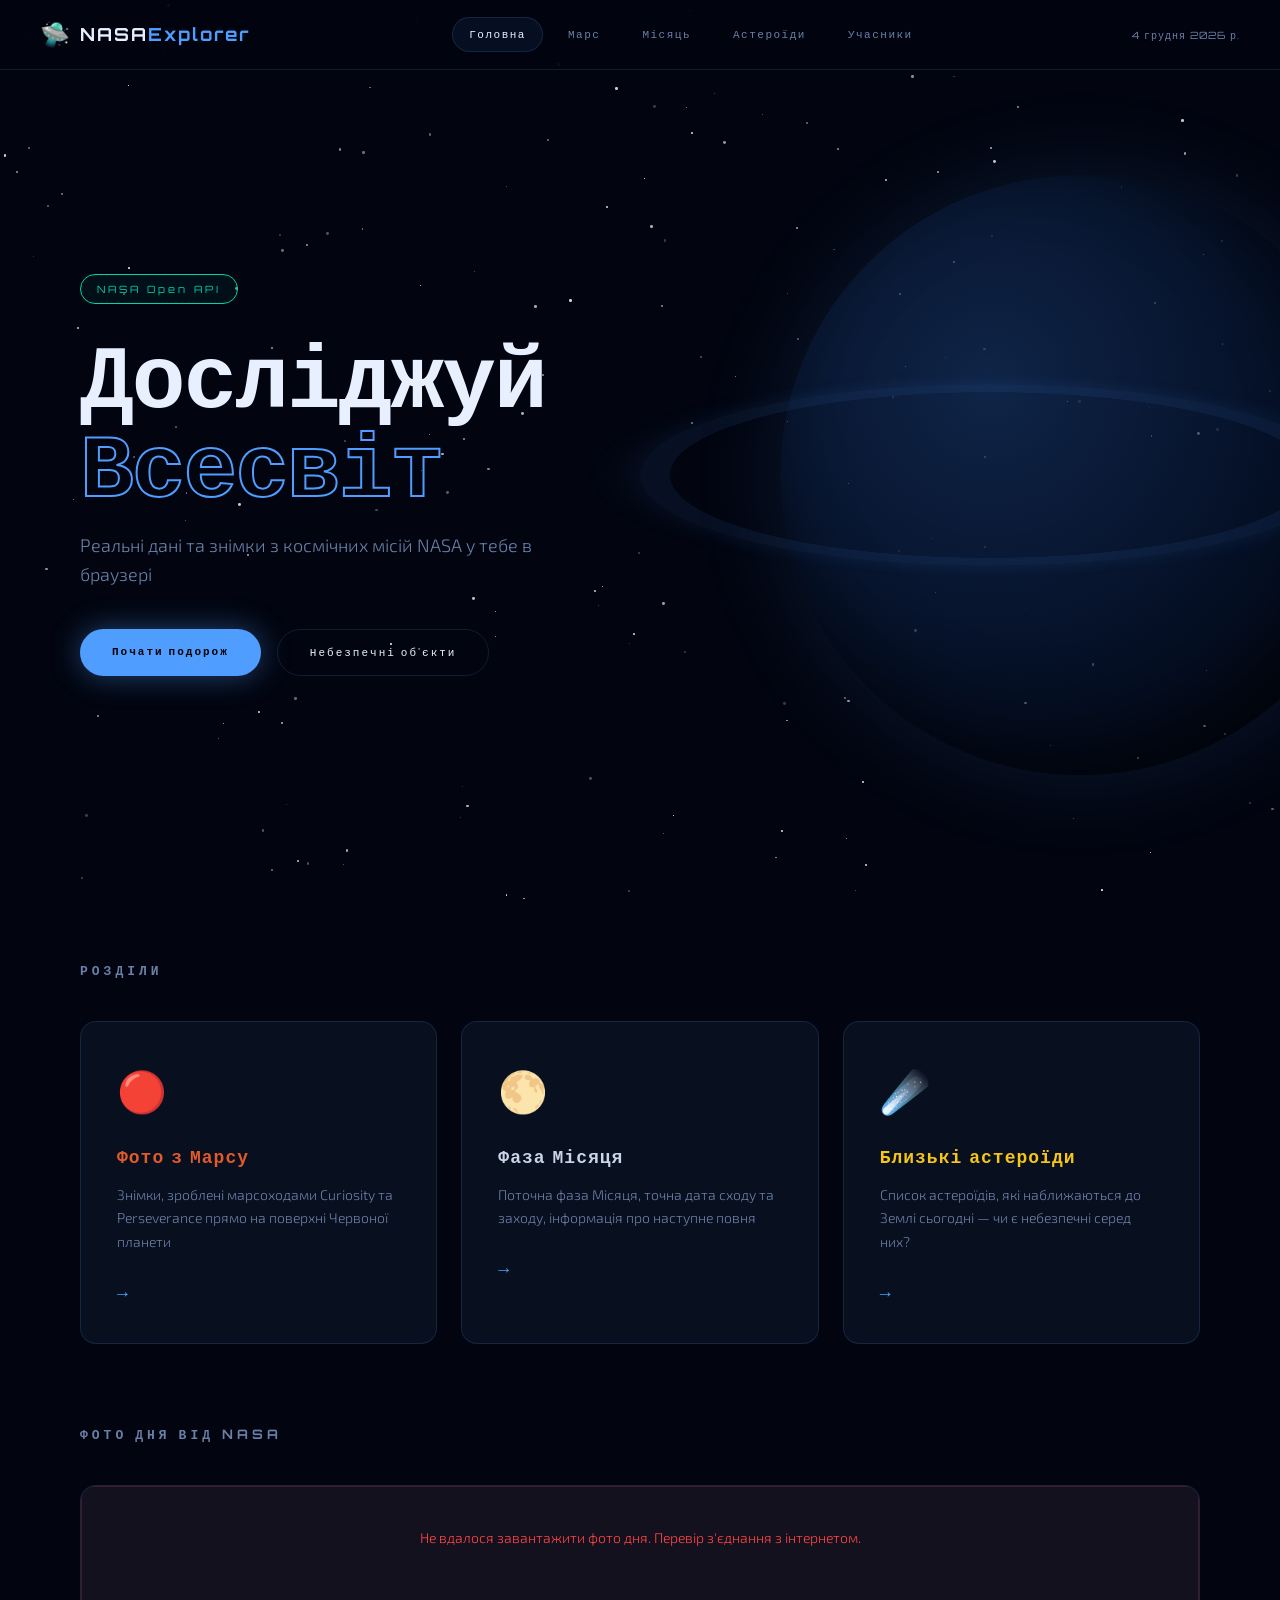
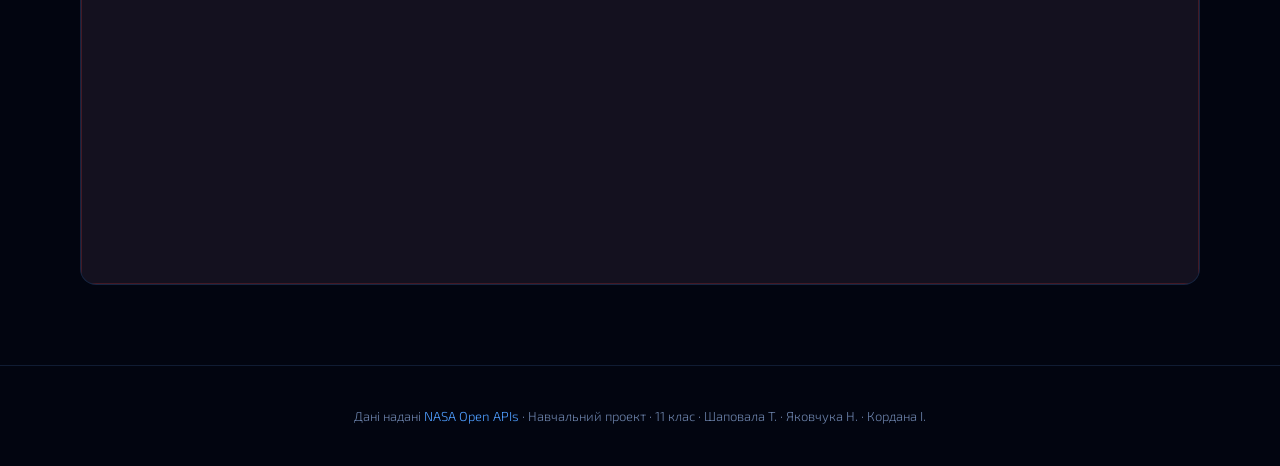
<file: index.html>
<!DOCTYPE html>
<html lang="uk">
<head>
  <meta charset="UTF-8" />
  <meta name="viewport" content="width=device-width, initial-scale=1.0" />
  <title>NASA Space Explorer</title>
  <link rel="stylesheet" href="style.css" />
  <link href="https://fonts.googleapis.com/css2?family=Orbitron:wght@400;700;900&family=Exo+2:wght@300;400;600&display=swap" rel="stylesheet" />
</head>
<body>

  <div id="stars-bg"></div>

  <header class="site-header">
    <div class="logo">
      <span class="logo-icon">🛸</span>
      <span class="logo-text">NASA<span class="logo-accent">Explorer</span></span>
    </div>
    <nav class="main-nav">
      <a href="index.html" class="nav-link active">Головна</a>
      <a href="mars.html" class="nav-link">Марс</a>
      <a href="moon.html" class="nav-link">Місяць</a>
      <a href="asteroids.html" class="nav-link">Астероїди</a>
      <a href="team.html" class="nav-link">Учасники</a>
    </nav>
    <div class="nav-date" id="nav-date"></div>
  </header>

  <section class="hero">
    <div class="hero-content">
      <div class="hero-badge">NASA Open API</div>
      <h1 class="hero-title">
        Досліджуй<br/>
        <span class="hero-title-accent">Всесвіт</span>
      </h1>
      <p class="hero-subtitle">
        Реальні дані та знімки з космічних місій NASA у тебе в браузері
      </p>
      <div class="hero-buttons">
        <a href="mars.html" class="btn btn-primary">Почати подорож</a>
        <a href="asteroids.html" class="btn btn-ghost">Небезпечні об'єкти</a>
      </div>
    </div>
    <div class="hero-planet"></div>
    <div class="hero-ring"></div>
  </section>

  <section class="cards-section">
    <h2 class="section-title">Розділи</h2>
    <div class="cards-grid">

      <a href="mars.html" class="card card-mars">
        <div class="card-glow"></div>
        <div class="card-icon">🔴</div>
        <h3 class="card-title">Фото з Марсу</h3>
        <p class="card-desc">Знімки, зроблені марсоходами Curiosity та Perseverance прямо на поверхні Червоної планети</p>
        <span class="card-arrow">→</span>
      </a>

      <a href="moon.html" class="card card-moon">
        <div class="card-glow"></div>
        <div class="card-icon">🌕</div>
        <h3 class="card-title">Фаза Місяця</h3>
        <p class="card-desc">Поточна фаза Місяця, точна дата сходу та заходу, інформація про наступне повня</p>
        <span class="card-arrow">→</span>
      </a>

      <a href="asteroids.html" class="card card-asteroid">
        <div class="card-glow"></div>
        <div class="card-icon">☄️</div>
        <h3 class="card-title">Близькі астероїди</h3>
        <p class="card-desc">Список астероїдів, які наближаються до Землі сьогодні — чи є небезпечні серед них?</p>
        <span class="card-arrow">→</span>
      </a>

    </div>
  </section>

  <section class="apod-section">
    <h2 class="section-title">Фото дня від NASA</h2>
    <div class="apod-container" id="apod-container">
      <div class="loader">Завантаження...</div>
    </div>
  </section>

  <footer class="site-footer">
    <p>Дані надані <a href="https://api.nasa.gov" target="_blank">NASA Open APIs</a> · Навчальний проект · 11 клас · Шаповала Т. · Яковчука Н. · Кордана І.</p>
  </footer>

  <script src="stars.js"></script>
  <script src="apod.js"></script>
  <script>
    document.getElementById("nav-date").textContent = new Date().toLocaleDateString("uk-UA", {
      day: "numeric", month: "long", year: "numeric"
    });
  </script>

</body>
</html>
</file>
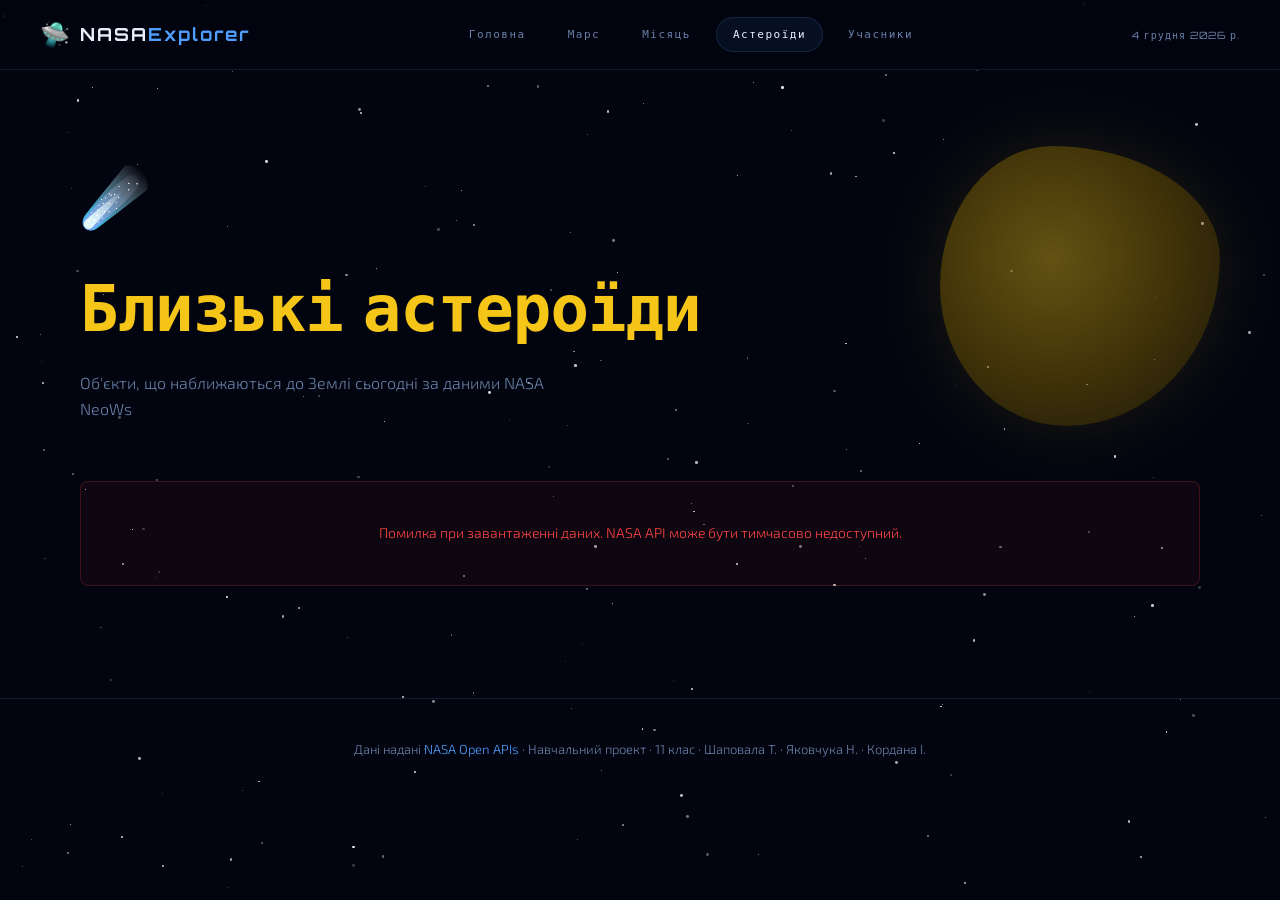
<file: asteroids.html>
<!DOCTYPE html>
<html lang="uk">
<head>
  <meta charset="UTF-8" />
  <meta name="viewport" content="width=device-width, initial-scale=1.0" />
  <title>Астероїди — NASA Space Explorer</title>
  <link rel="stylesheet" href="style.css" />
  <link href="https://fonts.googleapis.com/css2?family=Orbitron:wght@400;700;900&family=Exo+2:wght@300;400;600&display=swap" rel="stylesheet" />
</head>
<body>

  <div id="stars-bg"></div>

  <header class="site-header">
    <div class="logo">
      <a href="index.html" style="text-decoration:none;display:flex;align-items:center;gap:10px;">
        <span class="logo-icon">🛸</span>
        <span class="logo-text">NASA<span class="logo-accent">Explorer</span></span>
      </a>
    </div>
    <nav class="main-nav">
      <a href="index.html" class="nav-link">Головна</a>
      <a href="mars.html" class="nav-link">Марс</a>
      <a href="moon.html" class="nav-link">Місяць</a>
      <a href="asteroids.html" class="nav-link active">Астероїди</a>
      <a href="team.html" class="nav-link">Учасники</a>
    </nav>
    <div class="nav-date" id="nav-date"></div>
  </header>

  <section class="page-hero page-hero-asteroid">
    <div class="page-hero-content">
      <span class="page-hero-emoji">☄️</span>
      <h1 class="page-hero-title">Близькі астероїди</h1>
      <p class="page-hero-sub">Об'єкти, що наближаються до Землі сьогодні за даними NASA NeoWs</p>
    </div>
    <div class="page-hero-orb asteroid-orb"></div>
  </section>

  <section class="asteroid-section">
    <div class="asteroid-summary" id="asteroid-summary">
      <div class="loader">Завантаження даних NASA...</div>
    </div>

    <div class="danger-indicator" id="danger-indicator"></div>

    <div class="asteroid-list" id="asteroid-list"></div>
  </section>

  <footer class="site-footer">
    <p>Дані надані <a href="https://api.nasa.gov" target="_blank">NASA Open APIs</a> · Навчальний проект · 11 клас · Шаповала Т. · Яковчука Н. · Кордана І.</p>
  </footer>

  <script src="stars.js"></script>
  <script src="asteroids.js"></script>
  <script>
    document.getElementById("nav-date").textContent = new Date().toLocaleDateString("uk-UA", {
      day: "numeric", month: "long", year: "numeric"
    });
  </script>

</body>
</html>
</file>
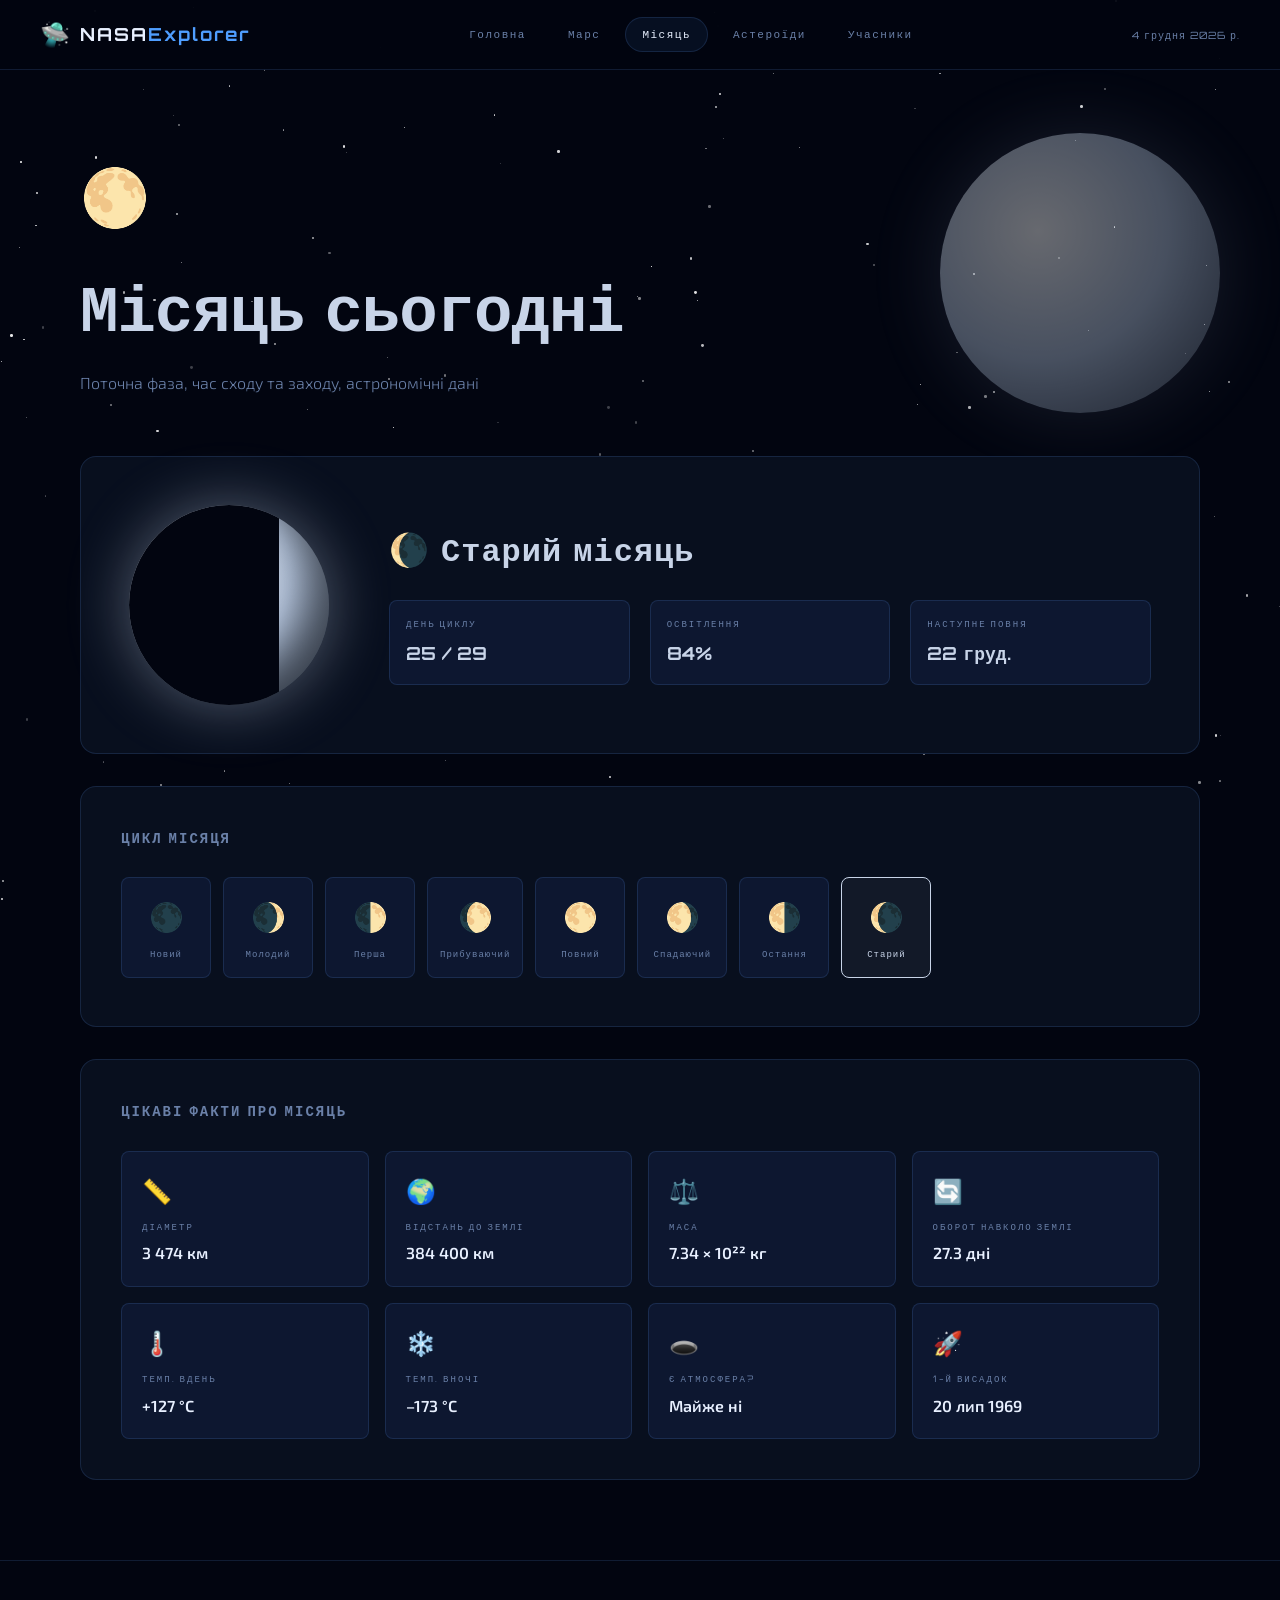
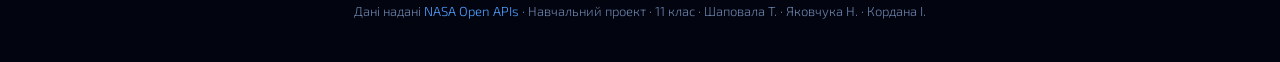
<file: moon.html>
<!DOCTYPE html>
<html lang="uk">
<head>
  <meta charset="UTF-8" />
  <meta name="viewport" content="width=device-width, initial-scale=1.0" />
  <title>Місяць — NASA Space Explorer</title>
  <link rel="stylesheet" href="style.css" />
  <link href="https://fonts.googleapis.com/css2?family=Orbitron:wght@400;700;900&family=Exo+2:wght@300;400;600&display=swap" rel="stylesheet" />
</head>
<body>

  <div id="stars-bg"></div>

  <header class="site-header">
    <div class="logo">
      <a href="index.html" style="text-decoration:none;display:flex;align-items:center;gap:10px;">
        <span class="logo-icon">🛸</span>
        <span class="logo-text">NASA<span class="logo-accent">Explorer</span></span>
      </a>
    </div>
    <nav class="main-nav">
      <a href="index.html" class="nav-link">Головна</a>
      <a href="mars.html" class="nav-link">Марс</a>
      <a href="moon.html" class="nav-link active">Місяць</a>
      <a href="asteroids.html" class="nav-link">Астероїди</a>
      <a href="team.html" class="nav-link">Учасники</a>
    </nav>
    <div class="nav-date" id="nav-date"></div>
  </header>

  <section class="page-hero page-hero-moon">
    <div class="page-hero-content">
      <span class="page-hero-emoji">🌕</span>
      <h1 class="page-hero-title">Місяць сьогодні</h1>
      <p class="page-hero-sub">Поточна фаза, час сходу та заходу, астрономічні дані</p>
    </div>
    <div class="page-hero-orb moon-orb"></div>
  </section>

  <section class="moon-section">
    <div class="moon-display">
      <div class="moon-visual" id="moon-visual">
        <div class="moon-circle" id="moon-circle"></div>
        <div class="moon-shadow" id="moon-shadow"></div>
      </div>
      <div class="moon-info">
        <div class="moon-phase-name" id="moon-phase-name">Завантаження...</div>
        <div class="moon-stats-grid" id="moon-stats-grid"></div>
      </div>
    </div>

    <div class="moon-calendar-box">
      <h3 class="box-title">Цикл Місяця</h3>
      <div class="phase-timeline" id="phase-timeline"></div>
    </div>

    <div class="moon-facts-box">
      <h3 class="box-title">Цікаві факти про Місяць</h3>
      <div class="facts-grid" id="facts-grid"></div>
    </div>
  </section>

  <footer class="site-footer">
    <p>Дані надані <a href="https://api.nasa.gov" target="_blank">NASA Open APIs</a> · Навчальний проект · 11 клас · Шаповала Т. · Яковчука Н. · Кордана І.</p>
  </footer>

  <script src="stars.js"></script>
  <script src="moon.js"></script>
  <script>
    document.getElementById("nav-date").textContent = new Date().toLocaleDateString("uk-UA", {
      day: "numeric", month: "long", year: "numeric"
    });
  </script>

</body>
</html>
</file>
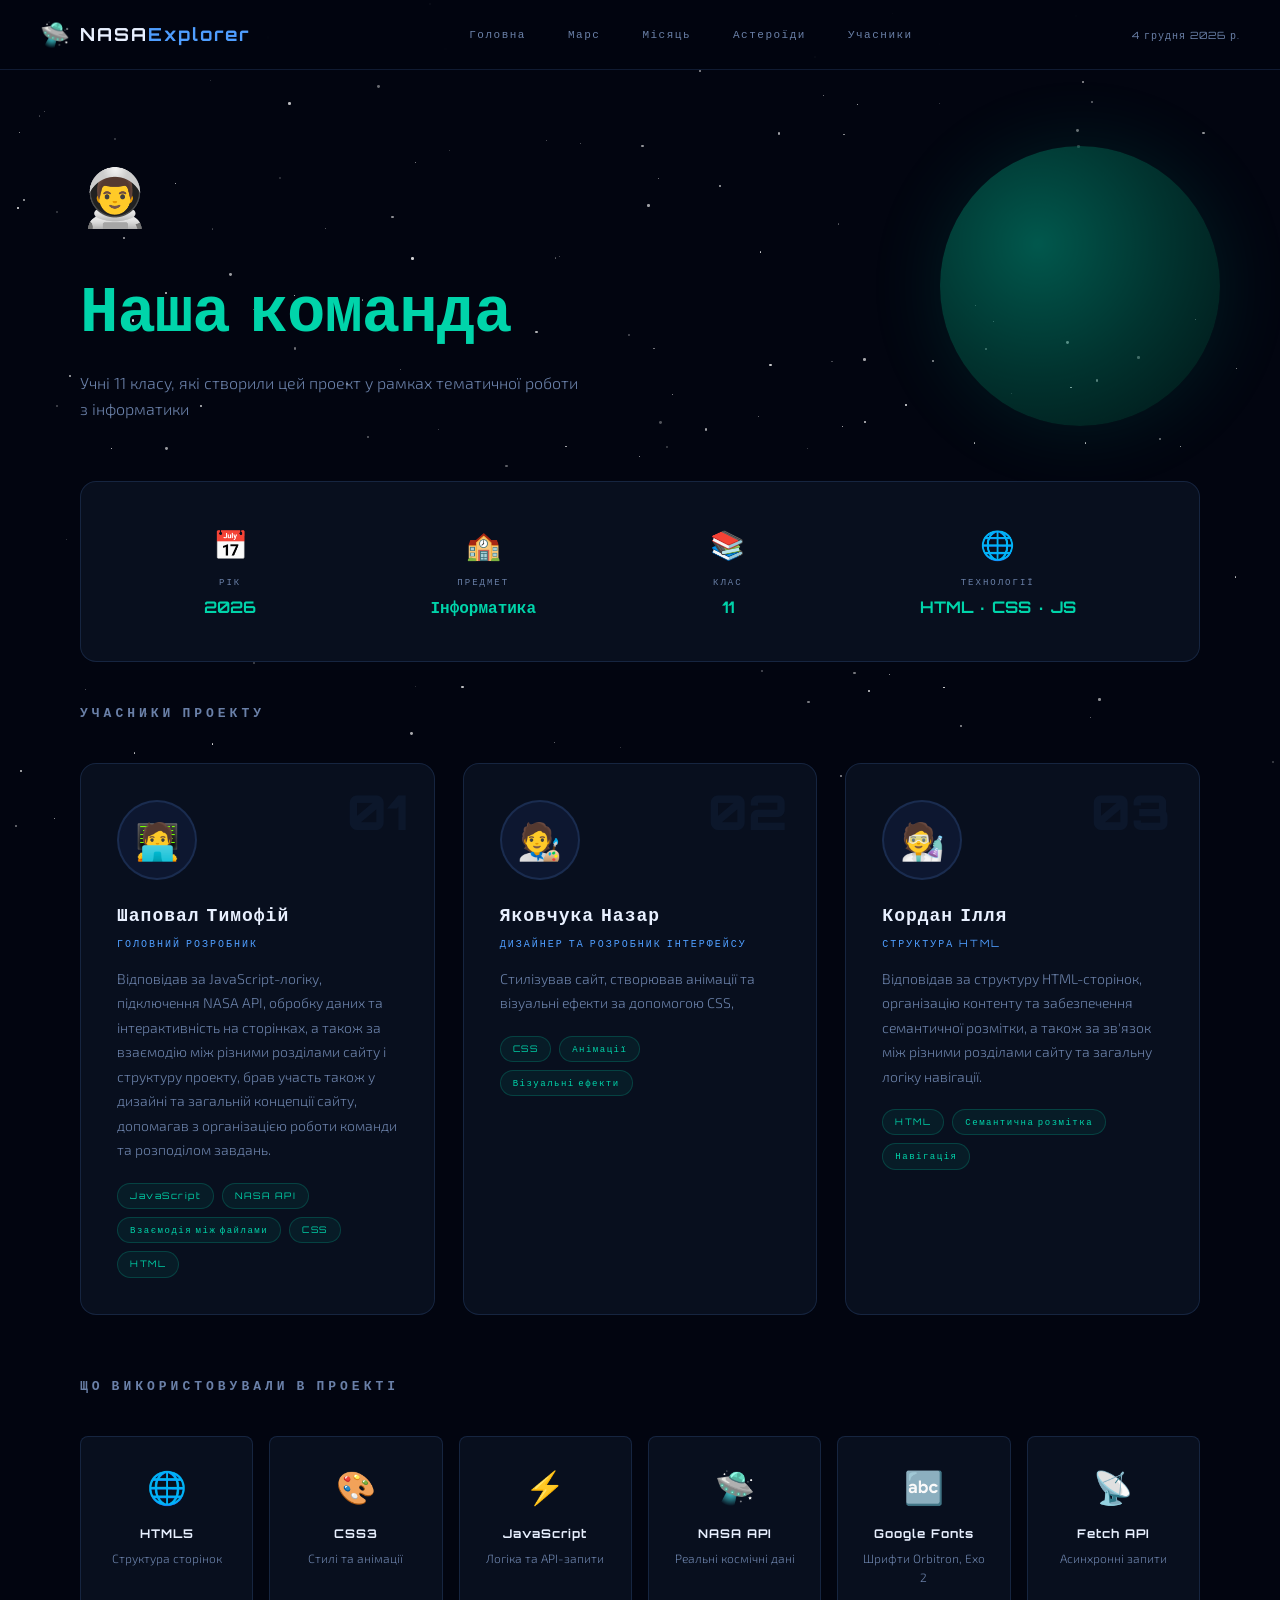
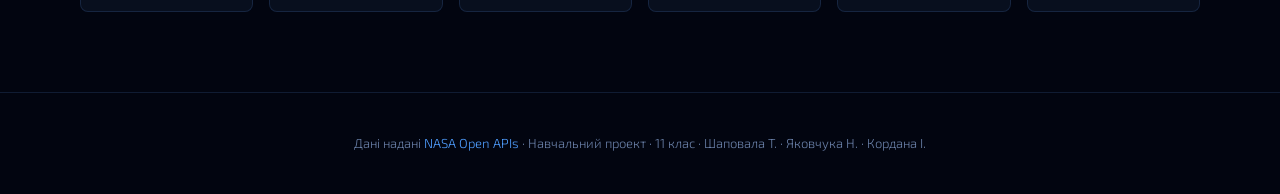
<file: team.html>
<!DOCTYPE html>
<html lang="uk">
<head>
  <meta charset="UTF-8" />
  <meta name="viewport" content="width=device-width, initial-scale=1.0" />
  <title>Команда — NASA Space Explorer</title>
  <link rel="stylesheet" href="style.css" />
  <link rel="stylesheet" href="team.css" />
  <link href="https://fonts.googleapis.com/css2?family=Orbitron:wght@400;700;900&family=Exo+2:wght@300;400;600&display=swap" rel="stylesheet" />
</head>
<body>

  <div id="stars-bg"></div>

  <header class="site-header">
    <div class="logo">
      <a href="index.html" style="text-decoration:none;display:flex;align-items:center;gap:10px;">
        <span class="logo-icon">🛸</span>
        <span class="logo-text">NASA<span class="logo-accent">Explorer</span></span>
      </a>
    </div>
    <nav class="main-nav">
      <a href="index.html" class="nav-link">Головна</a>
      <a href="mars.html" class="nav-link">Марс</a>
      <a href="moon.html" class="nav-link">Місяць</a>
      <a href="asteroids.html" class="nav-link">Астероїди</a>
      <a href="team.html" class="nav-link">Учасники</a>
    </nav>
    <div class="nav-date" id="nav-date"></div>
  </header>

  <section class="page-hero page-hero-team">
    <div class="page-hero-content">
      <span class="page-hero-emoji">👨‍🚀</span>
      <h1 class="page-hero-title">Наша команда</h1>
      <p class="page-hero-sub">Учні 11 класу, які створили цей проект у рамках тематичної роботи з інформатики</p>
    </div>
    <div class="page-hero-orb team-orb"></div>
  </section>

  <section class="project-info-section">
    <div class="project-info-box">
      <div class="project-info-item">
        <div class="project-info-icon">📅</div>
        <div class="project-info-label">Рік</div>
        <div class="project-info-value" id="current-year"></div>
      </div>
      <div class="project-info-item">
        <div class="project-info-icon">🏫</div>
        <div class="project-info-label">Предмет</div>
        <div class="project-info-value">Інформатика</div>
      </div>
      <div class="project-info-item">
        <div class="project-info-icon">📚</div>
        <div class="project-info-label">Клас</div>
        <div class="project-info-value">11</div>
      </div>
      <div class="project-info-item">
        <div class="project-info-icon">🌐</div>
        <div class="project-info-label">Технології</div>
        <div class="project-info-value">HTML · CSS · JS</div>
      </div>
    </div>
  </section>

  <section class="team-section">
    <h2 class="section-title">Учасники проекту</h2>

    <div class="team-grid">

      <!-- УЧАСНИК 1 — заповни сам -->
      <div class="team-card" style="animation-delay: 0s">
        <div class="team-card-number">01</div>
        <div class="team-avatar">
          <span class="team-avatar-emoji">🧑‍💻</span>
        </div>
        <div class="team-card-body">
          <h3 class="team-name">Шаповал Тимофій</h3>
          <div class="team-role">Головний розробник</div>
          <p class="team-desc">
            Відповідав за JavaScript-логіку, підключення
            NASA API, обробку даних та інтерактивність на сторінках, 
            а також за взаємодію між різними розділами сайту і структуру проекту, 
            брав участь також у дизайні та загальній концепції сайту, допомагав
            з організацією роботи команди та розподілом завдань.
          </p>
          <div class="team-tasks">
            <div class="team-task-tag">JavaScript</div>
            <div class="team-task-tag">NASA API</div>
            <div class="team-task-tag">Взаємодія між файлами</div>
            <div class="team-task-tag">CSS</div>
            <div class="team-task-tag">HTML</div>
          </div>
        </div>
      </div>

      <!-- УЧАСНИК 2 — заповни сам -->
      <div class="team-card" style="animation-delay: 0.15s">
        <div class="team-card-number">02</div>
        <div class="team-avatar">
          <span class="team-avatar-emoji">🧑‍🎨</span>
        </div>
        <div class="team-card-body">
          <h3 class="team-name">Яковчука Назар</h3>
          <div class="team-role">Дизайнер та розробник інтерфейсу</div>
          <p class="team-desc">
            Стилізував сайт,
            створював анімації та візуальні ефекти 
            за допомогою CSS,
          </p>
          <div class="team-tasks">
            <div class="team-task-tag">CSS</div>
            <div class="team-task-tag">Анімації</div>
            <div class="team-task-tag">Візуальні ефекти</div>
          </div>
        </div>
      </div>

      <!-- УЧАСНИК 3 — заповни сам -->
      <div class="team-card" style="animation-delay: 0.3s">
        <div class="team-card-number">03</div>
        <div class="team-avatar">
          <span class="team-avatar-emoji">🧑‍🔬</span>
        </div>
        <div class="team-card-body">
          <h3 class="team-name">Кордан Ілля</h3>
          <div class="team-role">Структура Html</div>
          <p class="team-desc">
            Відповідав за структуру HTML-сторінок, організацію контенту та забезпечення семантичної розмітки, 
            а також за зв'язок між різними розділами сайту та загальну логіку навігації.
          </p>
          <div class="team-tasks">
            <div class="team-task-tag">HTML</div>
            <div class="team-task-tag">Семантична розмітка</div>
            <div class="team-task-tag">Навігація</div>
          </div>
        </div>
      </div>

    </div>
  </section>

  <section class="used-tech-section">
    <h2 class="section-title">Що використовували в проекті</h2>
    <div class="tech-grid">
      <div class="tech-item">
        <div class="tech-icon">🌐</div>
        <div class="tech-name">HTML5</div>
        <div class="tech-desc">Структура сторінок</div>
      </div>
      <div class="tech-item">
        <div class="tech-icon">🎨</div>
        <div class="tech-name">CSS3</div>
        <div class="tech-desc">Стилі та анімації</div>
      </div>
      <div class="tech-item">
        <div class="tech-icon">⚡</div>
        <div class="tech-name">JavaScript</div>
        <div class="tech-desc">Логіка та API-запити</div>
      </div>
      <div class="tech-item">
        <div class="tech-icon">🛸</div>
        <div class="tech-name">NASA API</div>
        <div class="tech-desc">Реальні космічні дані</div>
      </div>
      <div class="tech-item">
        <div class="tech-icon">🔤</div>
        <div class="tech-name">Google Fonts</div>
        <div class="tech-desc">Шрифти Orbitron, Exo 2</div>
      </div>
      <div class="tech-item">
        <div class="tech-icon">📡</div>
        <div class="tech-name">Fetch API</div>
        <div class="tech-desc">Асинхронні запити</div>
      </div>
    </div>
  </section>

  <footer class="site-footer">
    <p>Дані надані <a href="https://api.nasa.gov" target="_blank">NASA Open APIs</a> · Навчальний проект · 11 клас · Шаповала Т. · Яковчука Н. · Кордана І.</p>
  </footer>

  <script src="stars.js"></script>
  <script>
    document.getElementById("nav-date").textContent = new Date().toLocaleDateString("uk-UA", {
      day: "numeric", month: "long", year: "numeric"
    });
    document.getElementById("current-year").textContent = new Date().getFullYear();
  </script>

</body>
</html>
</file>
<file: style.css>
:root {
  --bg: #020510;
  --surface: #080f1e;
  --surface2: #0d1730;
  --border: rgba(100, 160, 255, 0.15);
  --text: #e8f0ff;
  --text-muted: #6a80a8;
  --accent: #4f9eff;
  --accent2: #00d4aa;
  --mars: #e05a2b;
  --moon-color: #c8d4e8;
  --asteroid: #f5c518;
  --danger: #ff4444;
  --safe: #00d4aa;
  --font-display: 'Orbitron', monospace;
  --font-body: 'Exo 2', sans-serif;
  --radius: 16px;
  --radius-sm: 8px;
  --glow-blue: 0 0 30px rgba(79, 158, 255, 0.3);
  --glow-mars: 0 0 30px rgba(224, 90, 43, 0.3);
}

* {
  margin: 0;
  padding: 0;
  box-sizing: border-box;
}

body {
  background-color: var(--bg);
  color: var(--text);
  font-family: var(--font-body);
  font-weight: 300;
  line-height: 1.6;
  overflow-x: hidden;
}

#stars-bg {
  position: fixed;
  top: 0; left: 0;
  width: 100%; height: 100%;
  z-index: 0;
  pointer-events: none;
}

.star {
  position: absolute;
  background: white;
  border-radius: 50%;
  animation: twinkle var(--dur, 3s) infinite alternate;
  opacity: var(--op, 0.6);
}

@keyframes twinkle {
  from { opacity: var(--op, 0.6); transform: scale(1); }
  to   { opacity: 0.1; transform: scale(0.5); }
}

.site-header {
  position: sticky;
  top: 0;
  z-index: 100;
  display: flex;
  align-items: center;
  justify-content: space-between;
  padding: 0 40px;
  height: 70px;
  background: rgba(2, 5, 16, 0.85);
  backdrop-filter: blur(20px);
  border-bottom: 1px solid var(--border);
}

.logo {
  display: flex;
  align-items: center;
  gap: 10px;
  text-decoration: none;
}

.logo-icon {
  font-size: 24px;
  animation: float 4s ease-in-out infinite;
}

@keyframes float {
  0%, 100% { transform: translateY(0); }
  50% { transform: translateY(-5px); }
}

.logo-text {
  font-family: var(--font-display);
  font-size: 18px;
  font-weight: 700;
  color: var(--text);
  letter-spacing: 2px;
}

.logo-accent {
  color: var(--accent);
}

.main-nav {
  display: flex;
  gap: 8px;
}

.nav-link {
  font-family: var(--font-display);
  font-size: 11px;
  font-weight: 400;
  letter-spacing: 1.5px;
  color: var(--text-muted);
  text-decoration: none;
  padding: 8px 16px;
  border-radius: 30px;
  transition: all 0.3s ease;
  border: 1px solid transparent;
}

.nav-link:hover, .nav-link.active {
  color: var(--text);
  border-color: var(--border);
  background: rgba(79, 158, 255, 0.08);
}

.nav-date {
  font-family: var(--font-display);
  font-size: 10px;
  color: var(--text-muted);
  letter-spacing: 1px;
}

.hero {
  position: relative;
  z-index: 1;
  min-height: 90vh;
  display: flex;
  align-items: center;
  padding: 80px 80px;
  overflow: hidden;
}

.hero-content {
  max-width: 600px;
  animation: fadeInUp 1s ease both;
}

@keyframes fadeInUp {
  from { opacity: 0; transform: translateY(40px); }
  to   { opacity: 1; transform: translateY(0); }
}

.hero-badge {
  display: inline-block;
  font-family: var(--font-display);
  font-size: 10px;
  letter-spacing: 3px;
  color: var(--accent2);
  border: 1px solid var(--accent2);
  padding: 6px 16px;
  border-radius: 30px;
  margin-bottom: 24px;
  background: rgba(0, 212, 170, 0.05);
}

.hero-title {
  font-family: var(--font-display);
  font-size: clamp(48px, 7vw, 96px);
  font-weight: 900;
  line-height: 1;
  letter-spacing: -2px;
  color: var(--text);
  margin-bottom: 24px;
}

.hero-title-accent {
  color: transparent;
  -webkit-text-stroke: 2px var(--accent);
  text-stroke: 2px var(--accent);
}

.hero-subtitle {
  font-size: 18px;
  color: var(--text-muted);
  margin-bottom: 40px;
  max-width: 460px;
}

.hero-buttons {
  display: flex;
  gap: 16px;
  flex-wrap: wrap;
}

.btn {
  font-family: var(--font-display);
  font-size: 11px;
  letter-spacing: 2px;
  padding: 14px 32px;
  border-radius: 30px;
  border: none;
  cursor: pointer;
  text-decoration: none;
  transition: all 0.3s ease;
  display: inline-block;
}

.btn-primary {
  background: var(--accent);
  color: #000;
  font-weight: 700;
  box-shadow: 0 0 30px rgba(79, 158, 255, 0.4);
}

.btn-primary:hover {
  background: #78b8ff;
  box-shadow: 0 0 50px rgba(79, 158, 255, 0.7);
  transform: translateY(-2px);
}

.btn-ghost {
  background: transparent;
  color: var(--text);
  border: 1px solid var(--border);
}

.btn-ghost:hover {
  border-color: var(--accent);
  color: var(--accent);
  background: rgba(79, 158, 255, 0.05);
}

.hero-planet {
  position: absolute;
  right: -100px;
  top: 50%;
  transform: translateY(-50%);
  width: 600px;
  height: 600px;
  border-radius: 50%;
  background: radial-gradient(circle at 35% 35%, #1a3a6e, #0a1a3a, #020510);
  box-shadow: 0 0 100px rgba(79, 158, 255, 0.2), inset -30px -30px 80px rgba(0,0,0,0.8);
  animation: rotatePlanet 60s linear infinite;
  opacity: 0.6;
}

.hero-ring {
  position: absolute;
  right: -60px;
  top: 50%;
  transform: translateY(-50%) rotateX(75deg);
  width: 700px;
  height: 700px;
  border-radius: 50%;
  border: 30px solid rgba(79, 158, 255, 0.08);
  box-shadow: 0 0 60px rgba(79, 158, 255, 0.1);
  animation: rotatePlanet 80s linear infinite reverse;
}

@keyframes rotatePlanet {
  from { transform: translateY(-50%) rotate(0deg); }
  to   { transform: translateY(-50%) rotate(360deg); }
}

.cards-section {
  position: relative;
  z-index: 1;
  padding: 80px;
}

.section-title {
  font-family: var(--font-display);
  font-size: 13px;
  letter-spacing: 4px;
  color: var(--text-muted);
  text-transform: uppercase;
  margin-bottom: 40px;
}

.cards-grid {
  display: grid;
  grid-template-columns: repeat(auto-fit, minmax(300px, 1fr));
  gap: 24px;
}

.card {
  position: relative;
  background: var(--surface);
  border: 1px solid var(--border);
  border-radius: var(--radius);
  padding: 36px;
  text-decoration: none;
  color: var(--text);
  overflow: hidden;
  transition: all 0.4s ease;
  display: block;
}

.card:hover {
  transform: translateY(-6px);
  border-color: rgba(100, 160, 255, 0.4);
}

.card-glow {
  position: absolute;
  top: -50%;
  right: -50%;
  width: 200%;
  height: 200%;
  border-radius: 50%;
  opacity: 0;
  transition: opacity 0.4s ease;
  pointer-events: none;
}

.card-mars .card-glow {
  background: radial-gradient(circle, rgba(224, 90, 43, 0.12), transparent 70%);
}

.card-moon .card-glow {
  background: radial-gradient(circle, rgba(200, 212, 232, 0.1), transparent 70%);
}

.card-asteroid .card-glow {
  background: radial-gradient(circle, rgba(245, 197, 24, 0.1), transparent 70%);
}

.card:hover .card-glow {
  opacity: 1;
}

.card-icon {
  font-size: 40px;
  margin-bottom: 20px;
  display: block;
}

.card-title {
  font-family: var(--font-display);
  font-size: 18px;
  font-weight: 700;
  margin-bottom: 12px;
  letter-spacing: 1px;
}

.card-mars .card-title { color: var(--mars); }
.card-moon .card-title { color: var(--moon-color); }
.card-asteroid .card-title { color: var(--asteroid); }

.card-desc {
  font-size: 14px;
  color: var(--text-muted);
  line-height: 1.7;
  margin-bottom: 24px;
}

.card-arrow {
  font-family: var(--font-display);
  font-size: 18px;
  color: var(--accent);
  transition: transform 0.3s ease;
  display: inline-block;
}

.card:hover .card-arrow {
  transform: translateX(8px);
}

.apod-section {
  position: relative;
  z-index: 1;
  padding: 0 80px 80px;
}

.apod-container {
  background: var(--surface);
  border: 1px solid var(--border);
  border-radius: var(--radius);
  overflow: hidden;
  display: grid;
  grid-template-columns: 1fr 1fr;
  min-height: 400px;
}

.apod-image-wrap {
  overflow: hidden;
  max-height: 500px;
}

.apod-image-wrap img {
  width: 100%;
  height: 100%;
  object-fit: cover;
  transition: transform 0.6s ease;
}

.apod-image-wrap:hover img {
  transform: scale(1.05);
}

.apod-info {
  padding: 48px;
  display: flex;
  flex-direction: column;
  justify-content: center;
}

.apod-label {
  font-family: var(--font-display);
  font-size: 10px;
  letter-spacing: 3px;
  color: var(--accent2);
  margin-bottom: 16px;
}

.apod-title {
  font-family: var(--font-display);
  font-size: 22px;
  font-weight: 700;
  margin-bottom: 16px;
  line-height: 1.3;
}

.apod-date {
  font-size: 12px;
  color: var(--text-muted);
  margin-bottom: 16px;
}

.apod-text {
  font-size: 14px;
  color: var(--text-muted);
  line-height: 1.8;
  display: -webkit-box;
  -webkit-line-clamp: 6;
  -webkit-box-orient: vertical;
  overflow: hidden;
}

.page-hero {
  position: relative;
  z-index: 1;
  padding: 80px 80px 60px;
  overflow: hidden;
  display: flex;
  align-items: center;
  justify-content: space-between;
  min-height: 280px;
}

.page-hero-content {
  animation: fadeInUp 0.8s ease both;
}

.page-hero-emoji {
  font-size: 56px;
  display: block;
  margin-bottom: 16px;
}

.page-hero-title {
  font-family: var(--font-display);
  font-size: clamp(32px, 5vw, 64px);
  font-weight: 900;
  letter-spacing: -1px;
  margin-bottom: 12px;
}

.page-hero-mars .page-hero-title { color: var(--mars); }
.page-hero-moon .page-hero-title { color: var(--moon-color); }
.page-hero-asteroid .page-hero-title { color: var(--asteroid); }

.page-hero-sub {
  font-size: 16px;
  color: var(--text-muted);
  max-width: 500px;
}

.page-hero-orb {
  position: absolute;
  right: 60px;
  width: 280px;
  height: 280px;
  border-radius: 50%;
  opacity: 0.4;
  animation: pulse 6s ease-in-out infinite;
}

@keyframes pulse {
  0%, 100% { transform: scale(1); opacity: 0.4; }
  50% { transform: scale(1.05); opacity: 0.5; }
}

.mars-orb {
  background: radial-gradient(circle at 35% 35%, #ff6b35, #c0401a, #4a1800);
  box-shadow: 0 0 80px rgba(224, 90, 43, 0.4);
}

.moon-orb {
  background: radial-gradient(circle at 35% 35%, #ffffff, #b0c0d8, #404a5a);
  box-shadow: 0 0 80px rgba(200, 212, 232, 0.3);
}

.asteroid-orb {
  background: radial-gradient(circle at 40% 40%, #f5c518, #a07a00, #3a2a00);
  box-shadow: 0 0 80px rgba(245, 197, 24, 0.3);
  border-radius: 40% 60% 55% 45% / 50% 40% 60% 50%;
}

.controls-section {
  position: relative;
  z-index: 1;
  padding: 0 80px 40px;
}

.controls-box {
  background: var(--surface);
  border: 1px solid var(--border);
  border-radius: var(--radius);
  padding: 32px;
  display: flex;
  align-items: flex-end;
  gap: 24px;
  flex-wrap: wrap;
}

.control-group {
  display: flex;
  flex-direction: column;
  gap: 8px;
}

.control-label {
  font-family: var(--font-display);
  font-size: 10px;
  letter-spacing: 2px;
  color: var(--text-muted);
  text-transform: uppercase;
}

.control-select, .control-input {
  background: var(--bg);
  border: 1px solid var(--border);
  border-radius: var(--radius-sm);
  color: var(--text);
  font-family: var(--font-body);
  font-size: 14px;
  padding: 10px 16px;
  min-width: 200px;
  transition: border-color 0.3s;
  appearance: none;
  -webkit-appearance: none;
}

.control-select:focus, .control-input:focus {
  outline: none;
  border-color: var(--accent);
}

.gallery-section {
  position: relative;
  z-index: 1;
  padding: 0 80px 80px;
}

.gallery-stats {
  font-family: var(--font-display);
  font-size: 11px;
  letter-spacing: 2px;
  color: var(--text-muted);
  margin-bottom: 24px;
}

.gallery-grid {
  display: grid;
  grid-template-columns: repeat(auto-fill, minmax(260px, 1fr));
  gap: 16px;
}

.gallery-item {
  position: relative;
  border-radius: var(--radius-sm);
  overflow: hidden;
  border: 1px solid var(--border);
  cursor: pointer;
  aspect-ratio: 4/3;
  transition: all 0.3s ease;
}

.gallery-item:hover {
  transform: scale(1.02);
  border-color: rgba(224, 90, 43, 0.5);
  box-shadow: 0 0 30px rgba(224, 90, 43, 0.2);
}

.gallery-item img {
  width: 100%;
  height: 100%;
  object-fit: cover;
  display: block;
}

.gallery-item-overlay {
  position: absolute;
  bottom: 0;
  left: 0; right: 0;
  background: linear-gradient(transparent, rgba(0,0,0,0.8));
  padding: 20px 12px 12px;
  opacity: 0;
  transition: opacity 0.3s ease;
}

.gallery-item:hover .gallery-item-overlay {
  opacity: 1;
}

.gallery-item-camera {
  font-size: 11px;
  color: var(--mars);
  font-family: var(--font-display);
  letter-spacing: 1px;
}

.lightbox {
  position: fixed;
  inset: 0;
  z-index: 999;
  display: flex;
  align-items: center;
  justify-content: center;
}

.lightbox.hidden {
  display: none;
}

.lightbox-overlay {
  position: absolute;
  inset: 0;
  background: rgba(0,0,0,0.92);
  backdrop-filter: blur(10px);
}

.lightbox-content {
  position: relative;
  z-index: 1;
  max-width: 90vw;
  max-height: 90vh;
  border-radius: var(--radius);
  overflow: hidden;
  border: 1px solid var(--border);
  background: var(--surface);
}

.lightbox-close {
  position: absolute;
  top: 16px;
  right: 16px;
  background: rgba(0,0,0,0.7);
  border: 1px solid var(--border);
  color: var(--text);
  width: 36px;
  height: 36px;
  border-radius: 50%;
  cursor: pointer;
  font-size: 14px;
  z-index: 2;
  transition: background 0.2s;
}

.lightbox-close:hover {
  background: rgba(255,255,255,0.1);
}

#lightbox-img {
  max-width: 80vw;
  max-height: 70vh;
  object-fit: contain;
  display: block;
}

.lightbox-info {
  padding: 16px 20px;
  font-size: 13px;
  color: var(--text-muted);
  font-family: var(--font-display);
  letter-spacing: 1px;
}

.moon-section {
  position: relative;
  z-index: 1;
  padding: 0 80px 80px;
  display: grid;
  gap: 32px;
}

.moon-display {
  background: var(--surface);
  border: 1px solid var(--border);
  border-radius: var(--radius);
  padding: 48px;
  display: grid;
  grid-template-columns: auto 1fr;
  gap: 60px;
  align-items: center;
}

.moon-visual {
  position: relative;
  width: 200px;
  height: 200px;
}

.moon-circle {
  width: 200px;
  height: 200px;
  border-radius: 50%;
  background: radial-gradient(circle at 35% 35%, #ffffff, #b0c0d8, #50607a);
  box-shadow: 0 0 60px rgba(200, 212, 232, 0.4), inset -20px -20px 40px rgba(0,0,0,0.5);
}

.moon-shadow {
  position: absolute;
  top: 0; left: 0;
  width: 200px;
  height: 200px;
  border-radius: 50%;
  background: rgba(2, 5, 16, 0.0);
  transition: all 0.5s ease;
}

.moon-phase-name {
  font-family: var(--font-display);
  font-size: 32px;
  font-weight: 700;
  color: var(--moon-color);
  margin-bottom: 24px;
  letter-spacing: 1px;
}

.moon-stats-grid {
  display: grid;
  grid-template-columns: repeat(3, 1fr);
  gap: 20px;
}

.moon-stat {
  background: var(--surface2);
  border: 1px solid var(--border);
  border-radius: var(--radius-sm);
  padding: 16px;
}

.moon-stat-label {
  font-family: var(--font-display);
  font-size: 9px;
  letter-spacing: 2px;
  color: var(--text-muted);
  margin-bottom: 8px;
  text-transform: uppercase;
}

.moon-stat-value {
  font-family: var(--font-display);
  font-size: 18px;
  font-weight: 700;
  color: var(--moon-color);
}

.moon-calendar-box, .moon-facts-box {
  background: var(--surface);
  border: 1px solid var(--border);
  border-radius: var(--radius);
  padding: 40px;
}

.box-title {
  font-family: var(--font-display);
  font-size: 14px;
  letter-spacing: 2px;
  color: var(--text-muted);
  text-transform: uppercase;
  margin-bottom: 28px;
}

.phase-timeline {
  display: flex;
  gap: 12px;
  overflow-x: auto;
  padding-bottom: 8px;
}

.phase-item {
  flex-shrink: 0;
  text-align: center;
  padding: 16px 12px;
  background: var(--surface2);
  border: 1px solid var(--border);
  border-radius: var(--radius-sm);
  min-width: 90px;
  transition: all 0.3s;
}

.phase-item.current {
  border-color: var(--moon-color);
  background: rgba(200, 212, 232, 0.05);
}

.phase-item-emoji {
  font-size: 28px;
  display: block;
  margin-bottom: 8px;
}

.phase-item-name {
  font-family: var(--font-display);
  font-size: 9px;
  letter-spacing: 1px;
  color: var(--text-muted);
}

.phase-item.current .phase-item-name {
  color: var(--moon-color);
}

.facts-grid {
  display: grid;
  grid-template-columns: repeat(auto-fit, minmax(220px, 1fr));
  gap: 16px;
}

.fact-item {
  background: var(--surface2);
  border: 1px solid var(--border);
  border-radius: var(--radius-sm);
  padding: 20px;
  animation: fadeInUp 0.5s ease both;
}

.fact-item-icon {
  font-size: 24px;
  margin-bottom: 10px;
}

.fact-item-label {
  font-family: var(--font-display);
  font-size: 9px;
  letter-spacing: 2px;
  color: var(--text-muted);
  margin-bottom: 6px;
  text-transform: uppercase;
}

.fact-item-value {
  font-size: 16px;
  font-weight: 600;
  color: var(--text);
}

.asteroid-section {
  position: relative;
  z-index: 1;
  padding: 0 80px 80px;
  display: grid;
  gap: 32px;
}

.asteroid-summary {
  display: grid;
  grid-template-columns: repeat(auto-fit, minmax(180px, 1fr));
  gap: 16px;
}

.summary-card {
  background: var(--surface);
  border: 1px solid var(--border);
  border-radius: var(--radius-sm);
  padding: 28px;
  text-align: center;
  animation: fadeInUp 0.5s ease both;
}

.summary-card-num {
  font-family: var(--font-display);
  font-size: 40px;
  font-weight: 900;
  margin-bottom: 8px;
}

.summary-card-label {
  font-family: var(--font-display);
  font-size: 9px;
  letter-spacing: 2px;
  color: var(--text-muted);
  text-transform: uppercase;
}

.summary-total .summary-card-num { color: var(--accent); }
.summary-danger .summary-card-num { color: var(--danger); }
.summary-safe .summary-card-num { color: var(--safe); }
.summary-biggest .summary-card-num { color: var(--asteroid); font-size: 28px; }

.danger-indicator {
  font-family: var(--font-display);
  font-size: 13px;
  letter-spacing: 2px;
  padding: 16px 24px;
  border-radius: var(--radius-sm);
  display: none;
}

.danger-indicator.show {
  display: block;
}

.danger-indicator.alert {
  background: rgba(255, 68, 68, 0.1);
  border: 1px solid rgba(255, 68, 68, 0.3);
  color: var(--danger);
}

.danger-indicator.ok {
  background: rgba(0, 212, 170, 0.08);
  border: 1px solid rgba(0, 212, 170, 0.2);
  color: var(--safe);
}

.asteroid-list {
  display: grid;
  gap: 12px;
}

.asteroid-item {
  background: var(--surface);
  border: 1px solid var(--border);
  border-radius: var(--radius-sm);
  padding: 24px 28px;
  display: grid;
  grid-template-columns: auto 1fr auto auto;
  align-items: center;
  gap: 24px;
  transition: all 0.3s ease;
  animation: fadeInUp 0.4s ease both;
}

.asteroid-item:hover {
  border-color: rgba(245, 197, 24, 0.3);
  background: var(--surface2);
}

.asteroid-item.is-dangerous {
  border-color: rgba(255, 68, 68, 0.3);
}

.asteroid-item.is-dangerous:hover {
  border-color: rgba(255, 68, 68, 0.6);
}

.asteroid-icon {
  font-size: 28px;
  width: 50px;
  text-align: center;
}

.asteroid-name {
  font-family: var(--font-display);
  font-size: 14px;
  font-weight: 700;
  color: var(--asteroid);
  margin-bottom: 4px;
  letter-spacing: 1px;
}

.asteroid-meta {
  font-size: 12px;
  color: var(--text-muted);
}

.asteroid-size {
  text-align: right;
}

.asteroid-size-val {
  font-family: var(--font-display);
  font-size: 18px;
  font-weight: 700;
  color: var(--text);
  margin-bottom: 4px;
}

.asteroid-size-label {
  font-size: 10px;
  letter-spacing: 1px;
  color: var(--text-muted);
}

.asteroid-danger-badge {
  font-family: var(--font-display);
  font-size: 9px;
  letter-spacing: 2px;
  padding: 6px 14px;
  border-radius: 30px;
  text-transform: uppercase;
  font-weight: 700;
  min-width: 90px;
  text-align: center;
}

.badge-danger {
  background: rgba(255, 68, 68, 0.15);
  border: 1px solid rgba(255, 68, 68, 0.4);
  color: var(--danger);
}

.badge-safe {
  background: rgba(0, 212, 170, 0.08);
  border: 1px solid rgba(0, 212, 170, 0.2);
  color: var(--safe);
}

.loader {
  grid-column: 1 / -1;
  text-align: center;
  padding: 60px;
  font-family: var(--font-display);
  font-size: 12px;
  letter-spacing: 3px;
  color: var(--text-muted);
  animation: pulse-text 1.5s ease-in-out infinite;
}

@keyframes pulse-text {
  0%, 100% { opacity: 0.4; }
  50% { opacity: 1; }
}

.error-msg {
  grid-column: 1 / -1;
  text-align: center;
  padding: 40px;
  font-size: 14px;
  color: var(--danger);
  background: rgba(255,68,68,0.05);
  border: 1px solid rgba(255,68,68,0.2);
  border-radius: var(--radius-sm);
}

.site-footer {
  position: relative;
  z-index: 1;
  text-align: center;
  padding: 40px;
  border-top: 1px solid var(--border);
  font-size: 13px;
  color: var(--text-muted);
}

.site-footer a {
  color: var(--accent);
  text-decoration: none;
}

.site-footer a:hover {
  text-decoration: underline;
}

@media (max-width: 900px) {
  .site-header { padding: 0 20px; }
  .hero, .cards-section, .apod-section, .controls-section, .gallery-section,
  .moon-section, .asteroid-section, .page-hero { padding-left: 20px; padding-right: 20px; }
  .hero { min-height: auto; padding-top: 60px; padding-bottom: 60px; }
  .hero-planet, .hero-ring { display: none; }
  .apod-container { grid-template-columns: 1fr; }
  .moon-display { grid-template-columns: 1fr; }
  .asteroid-item { grid-template-columns: auto 1fr; }
  .asteroid-size, .asteroid-danger-badge { display: none; }
  .main-nav { display: none; }
}
</file>
<file: team.css>
.page-hero-team .page-hero-title {
  color: var(--accent2);
}

.team-orb {
  background: radial-gradient(circle at 35% 35%, #00d4aa, #007a60, #002a20);
  box-shadow: 0 0 80px rgba(0, 212, 170, 0.3);
}

.project-info-section {
  position: relative;
  z-index: 1;
  padding: 0 80px 40px;
}

.project-info-box {
  background: var(--surface);
  border: 1px solid var(--border);
  border-radius: var(--radius);
  padding: 32px 48px;
  display: flex;
  justify-content: space-around;
  gap: 24px;
  flex-wrap: wrap;
}

.project-info-item {
  text-align: center;
  padding: 8px 24px;
}

.project-info-icon {
  font-size: 28px;
  margin-bottom: 8px;
}

.project-info-label {
  font-family: var(--font-display);
  font-size: 9px;
  letter-spacing: 2px;
  color: var(--text-muted);
  text-transform: uppercase;
  margin-bottom: 6px;
}

.project-info-value {
  font-family: var(--font-display);
  font-size: 16px;
  font-weight: 700;
  color: var(--accent2);
}

.team-section {
  position: relative;
  z-index: 1;
  padding: 0 80px 60px;
}

.team-grid {
  display: grid;
  grid-template-columns: repeat(auto-fit, minmax(320px, 1fr));
  gap: 28px;
}

.team-card {
  position: relative;
  background: var(--surface);
  border: 1px solid var(--border);
  border-radius: var(--radius);
  padding: 36px;
  transition: all 0.4s ease;
  animation: fadeInUp 0.6s ease both;
  overflow: hidden;
}

.team-card::before {
  content: '';
  position: absolute;
  top: 0; left: 0; right: 0;
  height: 3px;
  background: linear-gradient(90deg, var(--accent), var(--accent2));
  opacity: 0;
  transition: opacity 0.3s ease;
}

.team-card:hover {
  transform: translateY(-6px);
  border-color: rgba(79, 158, 255, 0.3);
  box-shadow: 0 20px 60px rgba(0,0,0,0.4);
}

.team-card:hover::before {
  opacity: 1;
}

.team-card-number {
  position: absolute;
  top: 24px;
  right: 28px;
  font-family: var(--font-display);
  font-size: 48px;
  font-weight: 900;
  color: rgba(79, 158, 255, 0.06);
  line-height: 1;
  pointer-events: none;
}

.team-avatar {
  width: 80px;
  height: 80px;
  border-radius: 50%;
  background: var(--surface2);
  border: 2px solid var(--border);
  display: flex;
  align-items: center;
  justify-content: center;
  margin-bottom: 20px;
  transition: border-color 0.3s ease;
}

.team-card:hover .team-avatar {
  border-color: var(--accent);
}

.team-avatar-emoji {
  font-size: 36px;
  line-height: 1;
}

.team-card-body {
  flex: 1;
}

.team-name {
  font-family: var(--font-display);
  font-size: 18px;
  font-weight: 700;
  color: var(--text);
  margin-bottom: 6px;
  letter-spacing: 1px;
}

.team-role {
  font-family: var(--font-display);
  font-size: 10px;
  letter-spacing: 2px;
  color: var(--accent);
  text-transform: uppercase;
  margin-bottom: 16px;
}

.team-desc {
  font-size: 14px;
  color: var(--text-muted);
  line-height: 1.75;
  margin-bottom: 20px;
}

.team-tasks {
  display: flex;
  flex-wrap: wrap;
  gap: 8px;
}

.team-task-tag {
  font-family: var(--font-display);
  font-size: 9px;
  letter-spacing: 1.5px;
  color: var(--accent2);
  background: rgba(0, 212, 170, 0.07);
  border: 1px solid rgba(0, 212, 170, 0.2);
  border-radius: 30px;
  padding: 5px 12px;
}

.used-tech-section {
  position: relative;
  z-index: 1;
  padding: 0 80px 80px;
}

.tech-grid {
  display: grid;
  grid-template-columns: repeat(auto-fill, minmax(160px, 1fr));
  gap: 16px;
}

.tech-item {
  background: var(--surface);
  border: 1px solid var(--border);
  border-radius: var(--radius-sm);
  padding: 24px 20px;
  text-align: center;
  transition: all 0.3s ease;
  animation: fadeInUp 0.5s ease both;
}

.tech-item:hover {
  border-color: rgba(79, 158, 255, 0.3);
  background: var(--surface2);
  transform: translateY(-4px);
}

.tech-icon {
  font-size: 32px;
  margin-bottom: 12px;
}

.tech-name {
  font-family: var(--font-display);
  font-size: 12px;
  font-weight: 700;
  color: var(--text);
  margin-bottom: 6px;
  letter-spacing: 1px;
}

.tech-desc {
  font-size: 12px;
  color: var(--text-muted);
}

@media (max-width: 900px) {
  .project-info-section,
  .team-section,
  .used-tech-section { padding-left: 20px; padding-right: 20px; }

  .project-info-box { padding: 24px; }
}
</file>
